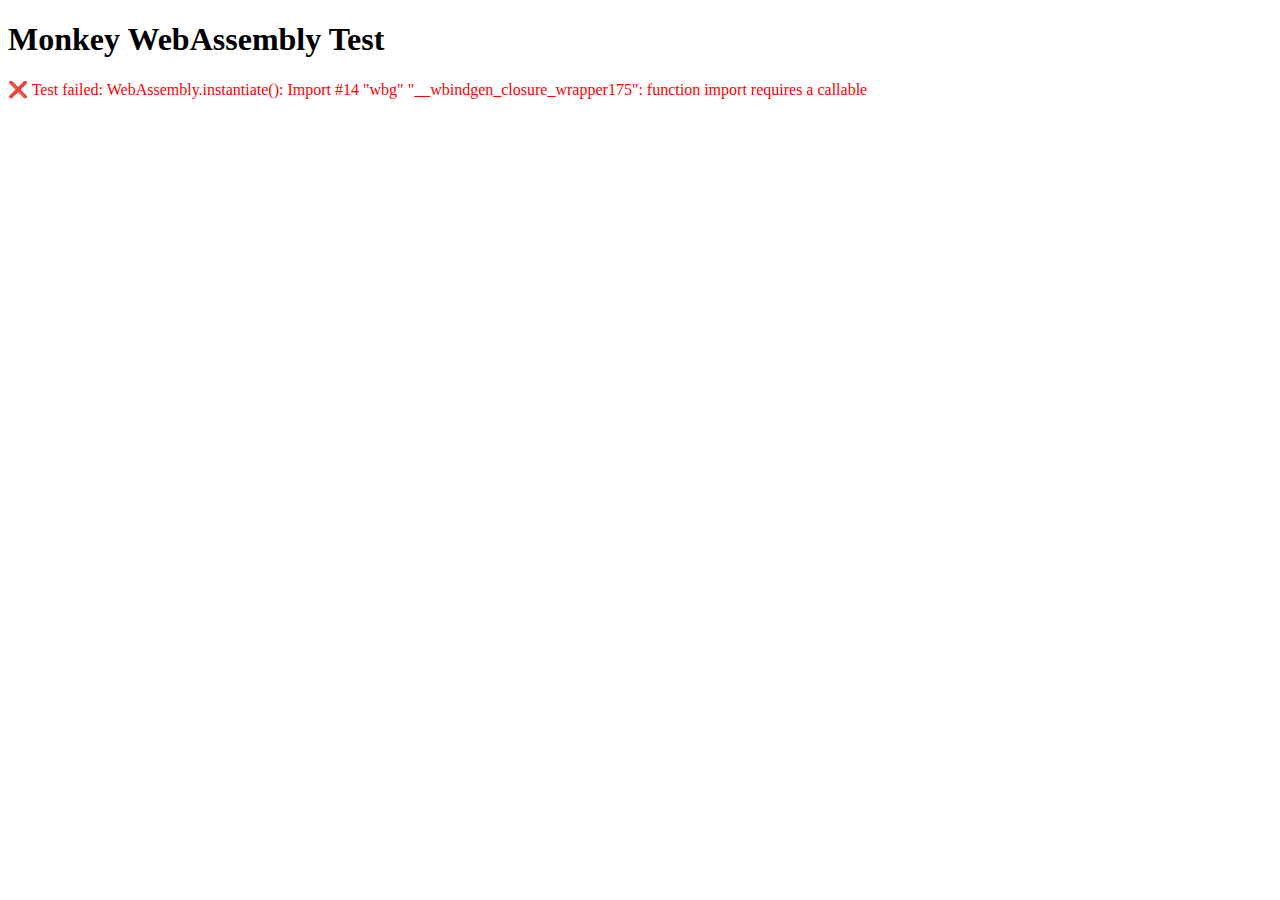
<file: test.html>
<!DOCTYPE html>
<html>
<head>
    <title>Monkey WASM Test</title>
</head>
<body>
    <h1>Monkey WebAssembly Test</h1>
    <div id="output"></div>
    
    <script type="module">
        import init, { MonkeyInterpreter, get_example_code } from './monkey_rs.js';
        
        async function test() {
            try {
                await init();
                console.log('WebAssembly module initialized');
                
                const interpreter = new MonkeyInterpreter();
                
                // Test simple code
                const result1 = interpreter.evaluate('puts("Hello from Monkey!");');
                console.log('Test 1 result:', result1);
                
                // Test arithmetic
                const result2 = interpreter.evaluate('let x = 5 + 3; puts(x);');
                console.log('Test 2 result:', result2);
                
                // Test example code
                const exampleCode = get_example_code('hello_world');
                const result3 = interpreter.evaluate(exampleCode);
                console.log('Test 3 result:', result3);
                
                document.getElementById('output').innerHTML = `
                    <h2>Test Results:</h2>
                    <p><strong>Test 1:</strong> ${result1}</p>
                    <p><strong>Test 2:</strong> ${result2}</p>
                    <p><strong>Test 3:</strong> ${result3}</p>
                    <p style="color: green;"> All tests completed successfully!</p>
                `;
                
            } catch (error) {
                console.error('Test failed:', error);
                document.getElementById('output').innerHTML = `
                    <p style="color: red;">❌ Test failed: ${error.message}</p>
                `;
            }
        }
        
        test();
    </script>
</body>
</html>
</file>
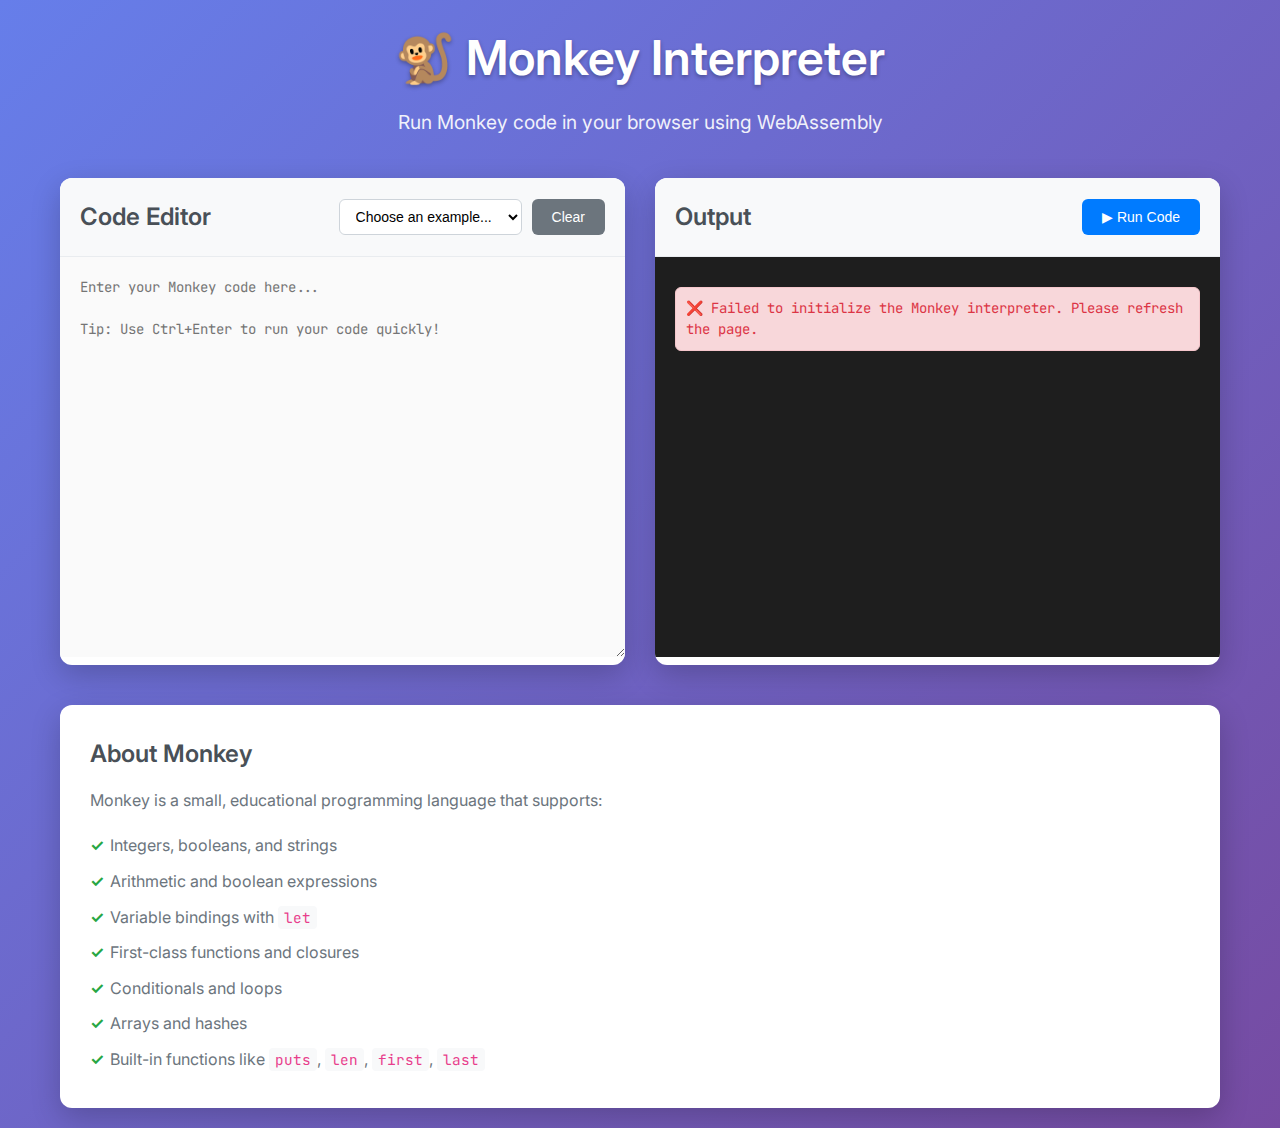
<file: tree-walker.html>
<!DOCTYPE html>
<html lang="en">

<head>
    <meta charset="UTF-8">
    <meta name="viewport" content="width=device-width, initial-scale=1.0">
    <title>Monkey Interpreter - WebAssembly</title>
    <link rel="stylesheet" href="styles.css">
    <link
        href="https://fonts.googleapis.com/css2?family=JetBrains+Mono:wght@400;500;600&family=Inter:wght@400;500;600&display=swap"
        rel="stylesheet">
</head>

<body>
    <div class="container">
        <header>
            <h1>🐒 Monkey Interpreter</h1>
            <p>Run Monkey code in your browser using WebAssembly</p>
        </header>

        <div class="main-content">
            <div class="editor-section">
                <div class="editor-header">
                    <h2>Code Editor</h2>
                    <div class="controls">
                        <select id="example-selector">
                            <option value="">Choose an example...</option>
                        </select>
                        <button id="clear-editor" class="btn btn-secondary">Clear</button>
                    </div>
                </div>
                <textarea id="code-editor" placeholder="Enter your Monkey code here..."></textarea>
            </div>

            <div class="output-section">
                <div class="output-header">
                    <h2>Output</h2>
                    <button id="run-code" class="btn btn-primary">▶ Run Code</button>
                </div>
                <div id="output" class="output-container">
                    <div class="output-placeholder">
                        Click "Run Code" to execute your Monkey program
                    </div>
                </div>
            </div>
        </div>

        <div class="info-section">
            <h3>About Monkey</h3>
            <p>Monkey is a small, educational programming language that supports:</p>
            <ul>
                <li>Integers, booleans, and strings</li>
                <li>Arithmetic and boolean expressions</li>
                <li>Variable bindings with <code>let</code></li>
                <li>First-class functions and closures</li>
                <li>Conditionals and loops</li>
                <li>Arrays and hashes</li>
                <li>Built-in functions like <code>puts</code>, <code>len</code>, <code>first</code>, <code>last</code>
                </li>
            </ul>
        </div>
    </div>

    <!-- what is the use of the following line? -->
    <!-- <script src="https://unpkg.com/@wasm-tool/wasm-pack-plugin@1.6.0/wasm-pack-plugin.js"></script> -->
    <script type="module" src="main.js"></script>
</body>

</html>
</file>
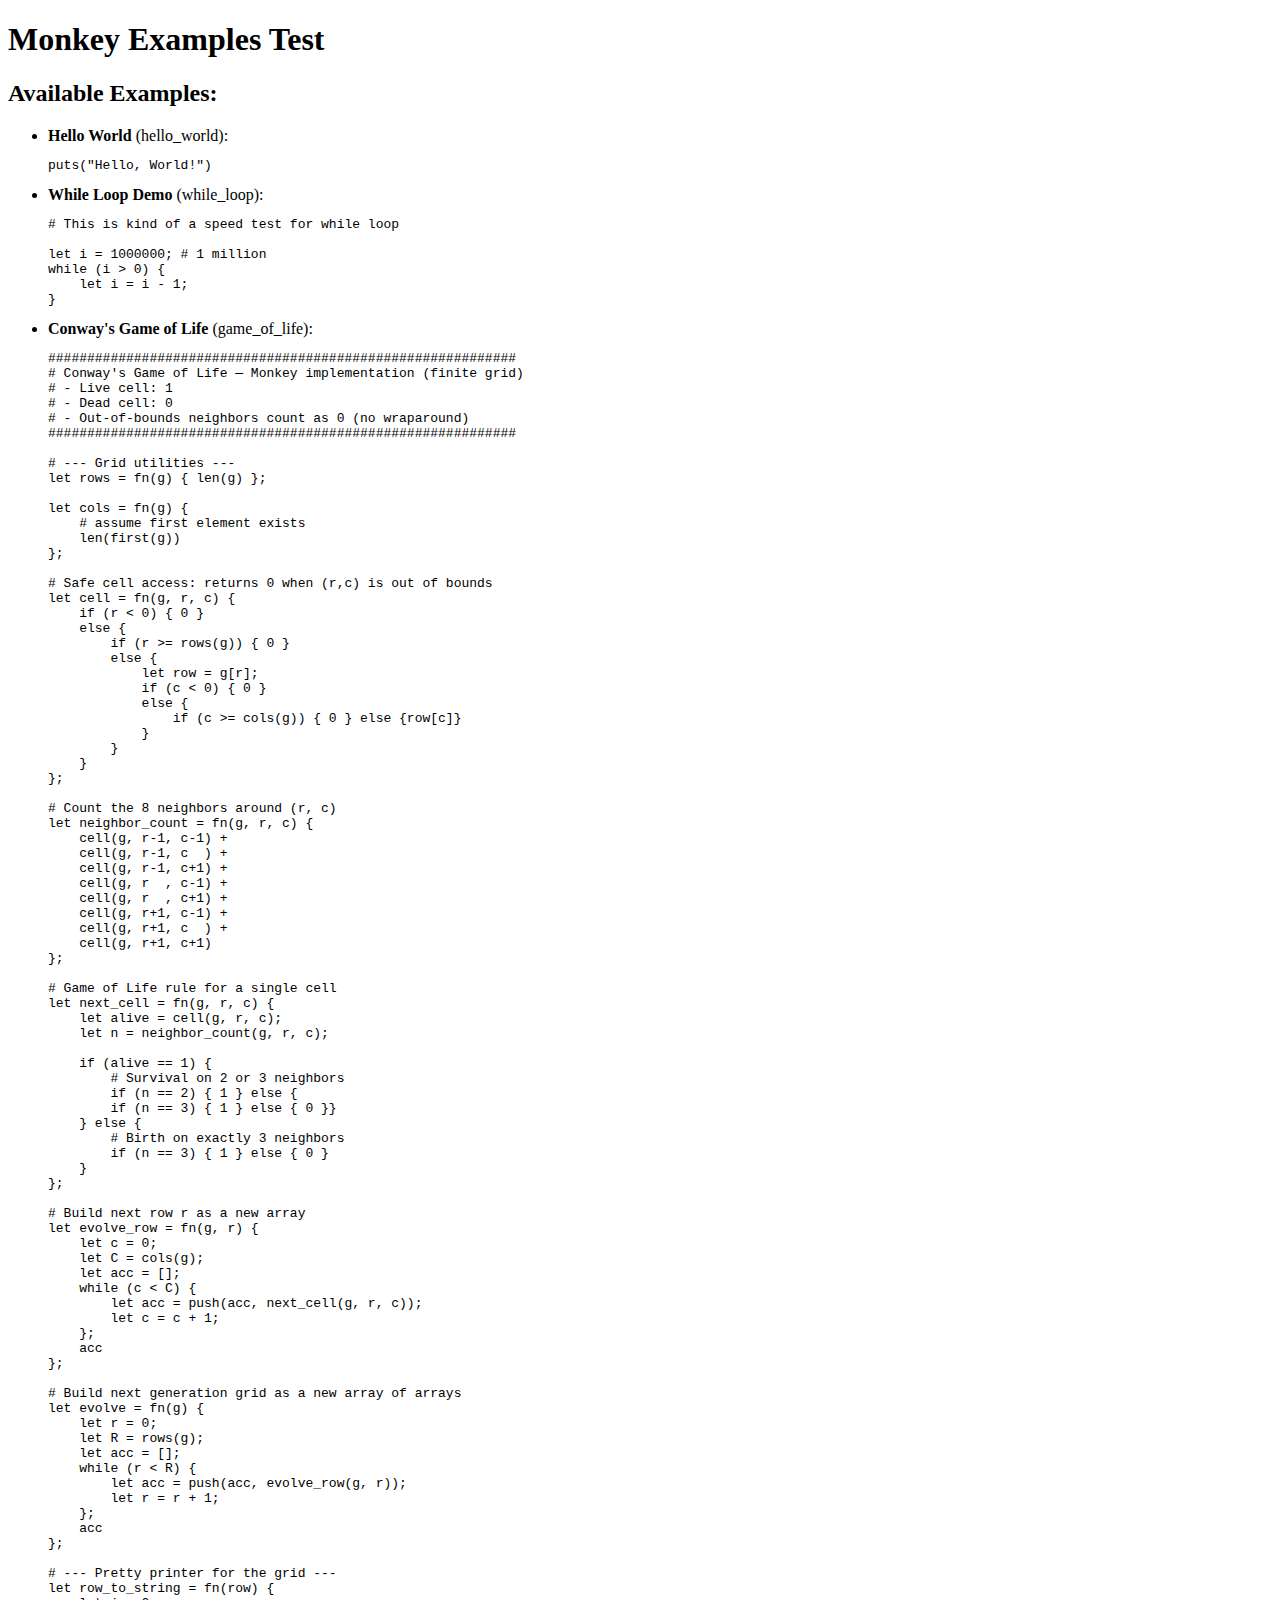
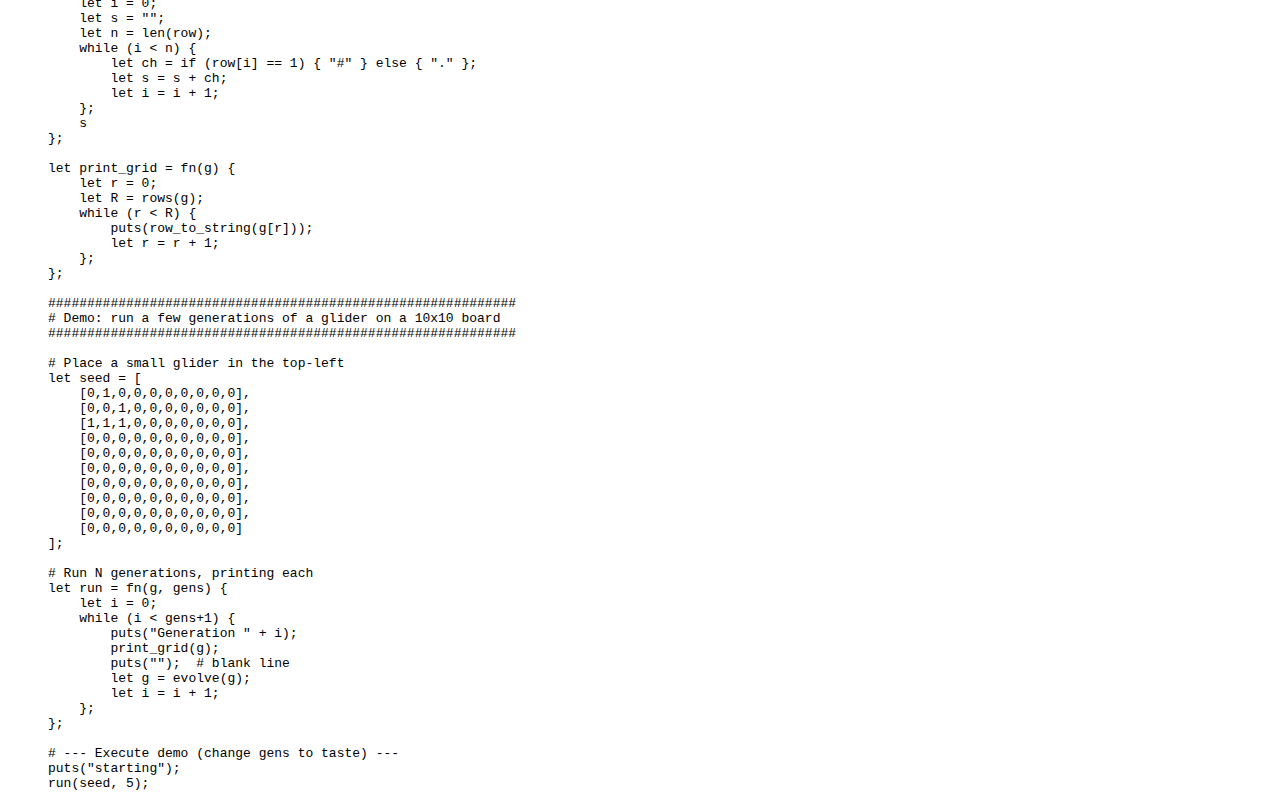
<file: website/example_test.html>
<!DOCTYPE html>
<html>
<head>
    <title>Example Test</title>
</head>
<body>
    <h1>Monkey Examples Test</h1>
    <div id="output"></div>
    
    <script type="module">
        import init, { get_example_code, get_available_examples } from './monkey_rs.js';
        
        async function testExamples() {
            try {
                await init();
                console.log('WebAssembly module initialized');
                
                const examples = JSON.parse(get_available_examples());
                console.log('Available examples:', examples);
                
                let output = '<h2>Available Examples:</h2><ul>';
                examples.forEach(([key, name]) => {
                    const code = get_example_code(key);
                    output += `<li><strong>${name}</strong> (${key}):<br><pre>${code}</pre></li>`;
                });
                output += '</ul>';
                
                document.getElementById('output').innerHTML = output;
                
            } catch (error) {
                console.error('Test failed:', error);
                document.getElementById('output').innerHTML = `<p style="color: red;">❌ Test failed: ${error.message}</p>`;
            }
        }
        
        testExamples();
    </script>
</body>
</html>
</file>
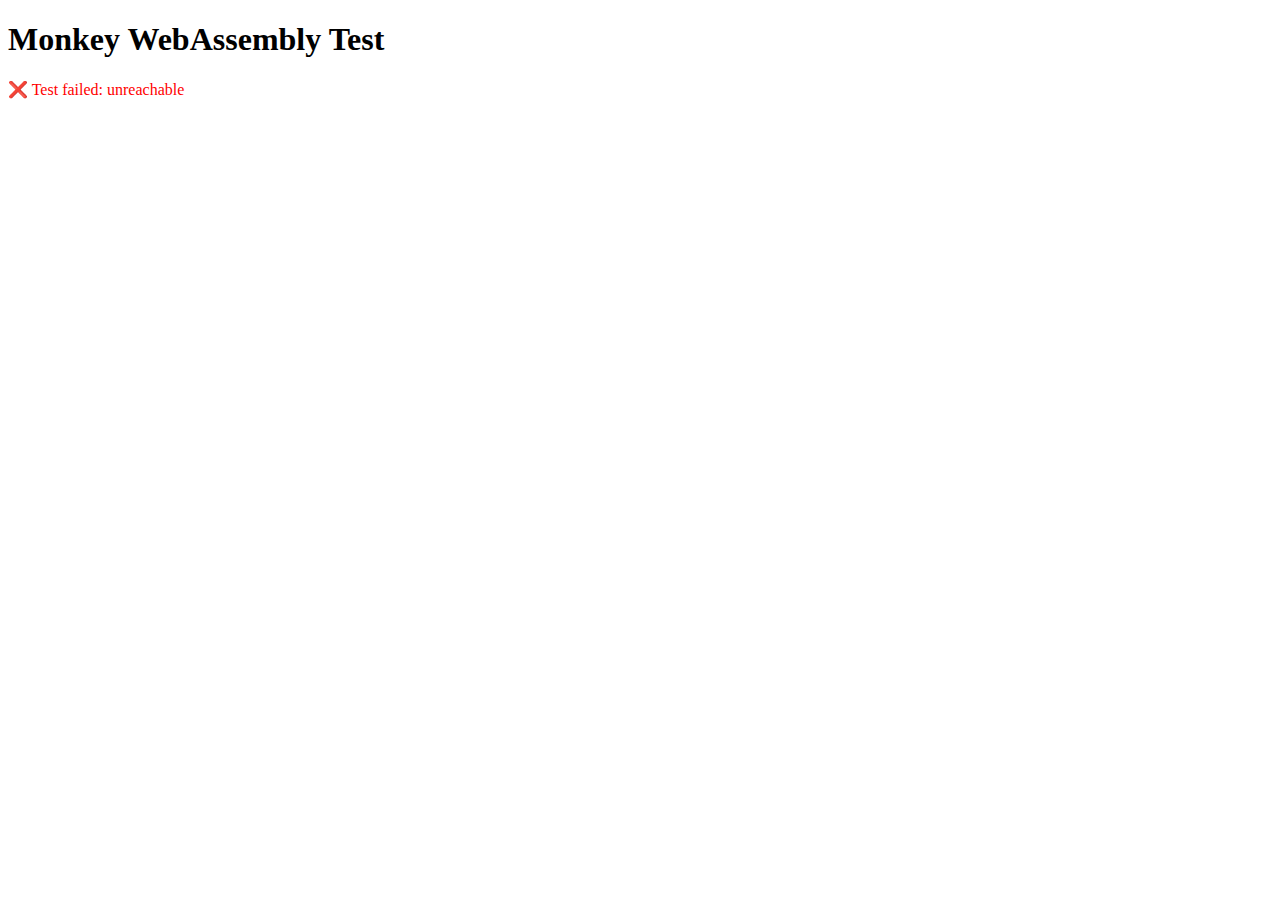
<file: website/test.html>
<!DOCTYPE html>
<html>
<head>
    <title>Monkey WASM Test</title>
</head>
<body>
    <h1>Monkey WebAssembly Test</h1>
    <div id="output"></div>
    
    <script type="module">
        import init, { MonkeyInterpreter, get_example_code } from './monkey_rs.js';
        
        async function test() {
            try {
                await init();
                console.log('WebAssembly module initialized');
                
                const interpreter = new MonkeyInterpreter();
                
                // Test simple code
                const result1 = interpreter.evaluate('puts("Hello from Monkey!");');
                console.log('Test 1 result:', result1);
                
                // Test arithmetic
                const result2 = interpreter.evaluate('let x = 5 + 3; puts(x);');
                console.log('Test 2 result:', result2);
                
                // Test example code
                const exampleCode = get_example_code('hello_world');
                const result3 = interpreter.evaluate(exampleCode);
                console.log('Test 3 result:', result3);
                
                document.getElementById('output').innerHTML = `
                    <h2>Test Results:</h2>
                    <p><strong>Test 1:</strong> ${result1}</p>
                    <p><strong>Test 2:</strong> ${result2}</p>
                    <p><strong>Test 3:</strong> ${result3}</p>
                    <p style="color: green;">✅ All tests completed successfully!</p>
                `;
                
            } catch (error) {
                console.error('Test failed:', error);
                document.getElementById('output').innerHTML = `
                    <p style="color: red;">❌ Test failed: ${error.message}</p>
                `;
            }
        }
        
        test();
    </script>
</body>
</html>
</file>
<file: styles.css>
/* Reset and base styles */
* {
    margin: 0;
    padding: 0;
    box-sizing: border-box;
}

body {
    font-family: 'Inter', -apple-system, BlinkMacSystemFont, 'Segoe UI', Roboto, sans-serif;
    line-height: 1.6;
    color: #333;
    background: linear-gradient(135deg, #667eea 0%, #764ba2 100%);
    min-height: 100vh;
}

.container {
    max-width: 1200px;
    margin: 0 auto;
    padding: 20px;
}

/* Header */
header {
    text-align: center;
    margin-bottom: 40px;
    color: white;
}

header h1 {
    font-size: 3rem;
    font-weight: 600;
    margin-bottom: 10px;
    text-shadow: 0 2px 4px rgba(0, 0, 0, 0.3);
}

header p {
    font-size: 1.2rem;
    opacity: 0.9;
}

/* Main content */
.main-content {
    display: grid;
    grid-template-columns: 1fr 1fr;
    gap: 30px;
    margin-bottom: 40px;
}

@media (max-width: 768px) {
    .main-content {
        grid-template-columns: 1fr;
    }
}

/* Editor section */
.editor-section {
    background: white;
    border-radius: 12px;
    box-shadow: 0 10px 30px rgba(0, 0, 0, 0.2);
    overflow: hidden;
}

.editor-header {
    background: #f8f9fa;
    padding: 20px;
    border-bottom: 1px solid #e9ecef;
    display: flex;
    justify-content: space-between;
    align-items: center;
    flex-wrap: wrap;
    gap: 15px;
}

.editor-header h2 {
    font-size: 1.5rem;
    font-weight: 600;
    color: #495057;
}

.controls {
    display: flex;
    gap: 10px;
    align-items: center;
    flex-wrap: wrap;
}

#code-editor {
    width: 100%;
    height: 400px;
    padding: 20px;
    border: none;
    font-family: 'JetBrains Mono', 'Fira Code', 'Consolas', monospace;
    font-size: 14px;
    line-height: 1.5;
    resize: vertical;
    outline: none;
    background: #fafafa;
}

#code-editor:focus {
    background: white;
}

/* Output section */
.output-section {
    background: white;
    border-radius: 12px;
    box-shadow: 0 10px 30px rgba(0, 0, 0, 0.2);
    overflow: hidden;
}

.output-header {
    background: #f8f9fa;
    padding: 20px;
    border-bottom: 1px solid #e9ecef;
    display: flex;
    justify-content: space-between;
    align-items: center;
}

.output-header h2 {
    font-size: 1.5rem;
    font-weight: 600;
    color: #495057;
}

.output-container {
    height: 400px;
    padding: 20px;
    overflow-y: auto;
    background: #1e1e1e;
    color: #d4d4d4;
    font-family: 'JetBrains Mono', 'Fira Code', 'Consolas', monospace;
    font-size: 14px;
    line-height: 1.5;
}

.output-placeholder {
    color: #6a6a6a;
    font-style: italic;
    text-align: center;
    margin-top: 50px;
}

/* Buttons */
.btn {
    padding: 10px 20px;
    border: none;
    border-radius: 6px;
    font-size: 14px;
    font-weight: 500;
    cursor: pointer;
    transition: all 0.2s ease;
    text-decoration: none;
    display: inline-block;
    text-align: center;
}

.btn-primary {
    background: #007bff;
    color: white;
}

.btn-primary:hover {
    background: #0056b3;
    transform: translateY(-1px);
}

.btn-secondary {
    background: #6c757d;
    color: white;
}

.btn-secondary:hover {
    background: #545b62;
    transform: translateY(-1px);
}

.btn:disabled {
    opacity: 0.6;
    cursor: not-allowed;
    transform: none;
}

/* Select dropdown */
select {
    padding: 8px 12px;
    border: 1px solid #ced4da;
    border-radius: 6px;
    background: white;
    font-size: 14px;
    cursor: pointer;
}

select:focus {
    outline: none;
    border-color: #007bff;
    box-shadow: 0 0 0 2px rgba(0, 123, 255, 0.25);
}

/* Info section */
.info-section {
    background: white;
    border-radius: 12px;
    padding: 30px;
    box-shadow: 0 10px 30px rgba(0, 0, 0, 0.2);
}

.info-section h3 {
    font-size: 1.5rem;
    font-weight: 600;
    color: #495057;
    margin-bottom: 15px;
}

.info-section p {
    margin-bottom: 15px;
    color: #6c757d;
}

.info-section ul {
    list-style: none;
    padding-left: 0;
}

.info-section li {
    padding: 5px 0;
    color: #6c757d;
    position: relative;
    padding-left: 20px;
}

.info-section li::before {
    content: "✓";
    position: absolute;
    left: 0;
    color: #28a745;
    font-weight: bold;
}

.info-section code {
    background: #f8f9fa;
    padding: 2px 6px;
    border-radius: 4px;
    font-family: 'JetBrains Mono', monospace;
    font-size: 0.9em;
    color: #e83e8c;
}

/* Loading state */
.loading {
    opacity: 0.6;
    pointer-events: none;
}

/* Error styling */
.error {
    color: #dc3545;
    background: #f8d7da;
    border: 1px solid #f5c6cb;
    padding: 10px;
    border-radius: 6px;
    margin: 10px 0;
}

/* Success styling */
.success {
    color: #155724;
    background: #d4edda;
    border: 1px solid #c3e6cb;
    padding: 10px;
    border-radius: 6px;
    margin: 10px 0;
}

/* Responsive design */
@media (max-width: 768px) {
    .container {
        padding: 15px;
    }
    
    header h1 {
        font-size: 2rem;
    }
    
    .editor-header {
        flex-direction: column;
        align-items: stretch;
    }
    
    .controls {
        justify-content: center;
    }
    
    #code-editor {
        height: 300px;
    }
    
    .output-container {
        height: 300px;
    }
}
</file>
